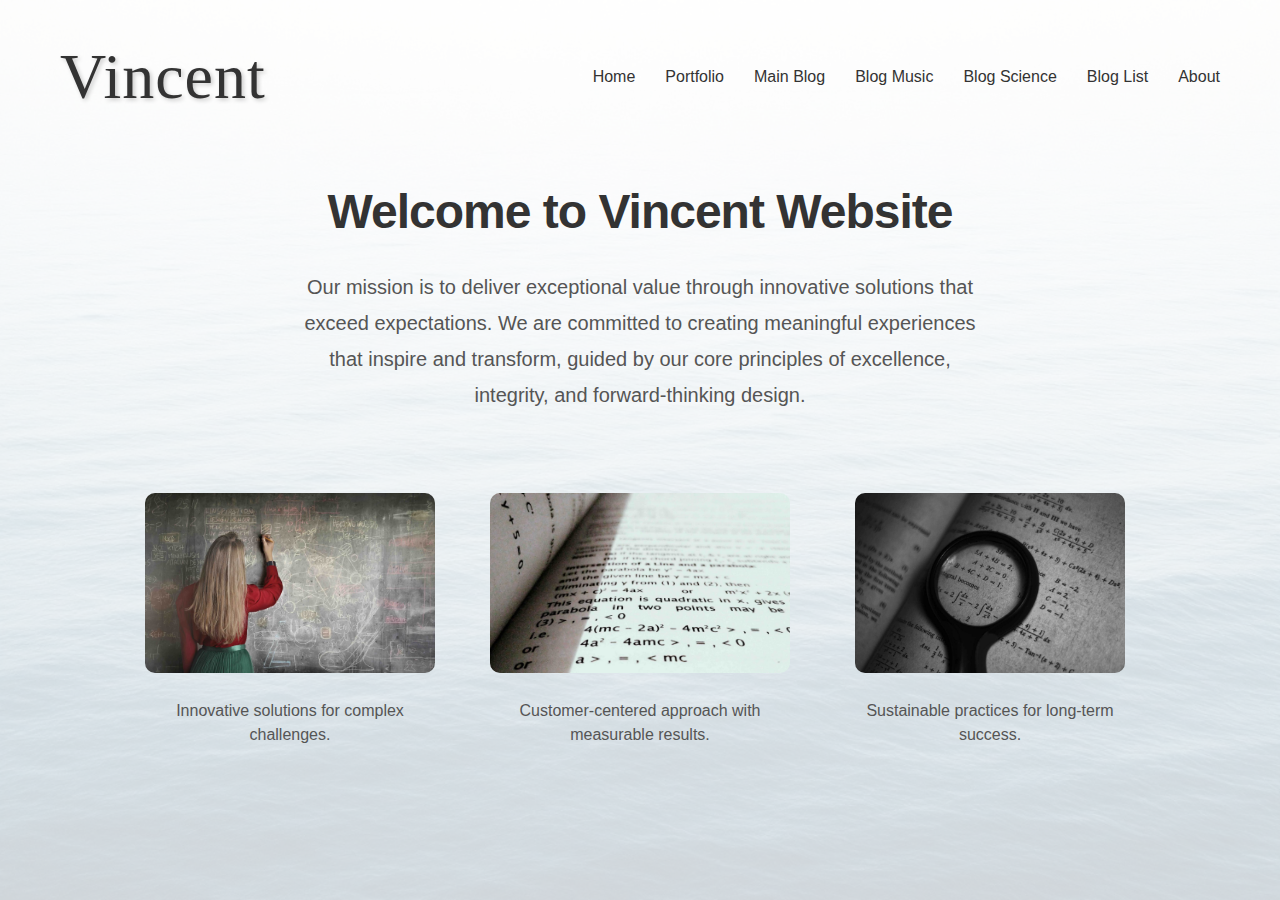
<file: index.html>
<!DOCTYPE html>
<html lang="en">
<head>
    <meta charset="UTF-8">
    <meta name="viewport" content="width=device-width, initial-scale=1.0">
    <title>Vincent Website</title>
    <link rel="stylesheet" href="styles/styles.css">
</head>
<body>
    <div class="overlay"></div>
    <div class="container">
        <div id="menu-container"></div>
        <script src="scripts/insert-menu.js"></script>

        <div class="content">
            <h1>Welcome to Vincent Website</h1>
            <p class="mission-statement">
                Our mission is to deliver exceptional value through innovative solutions that exceed expectations. 
                We are committed to creating meaningful experiences that inspire and transform, guided by our core principles of 
                excellence, integrity, and forward-thinking design.
            </p>
            
            <!-- Three-column section -->
            <div class="features-section">
                <div class="feature-column">
                    <a href="feature1.html">
                        <div class="feature-image">
                            <img src="assets/image1-small.jpg" alt="Feature 1">
                        </div>
                    </a>
                    <div class="feature-text">
                        <p>Innovative solutions for complex challenges.</p>
                    </div>
                </div>
                
                <div class="feature-column">
                    <a href="feature2.html">
                        <div class="feature-image">
                            <img src="assets/image2-small.jpg" alt="Feature 2">
                        </div>
                    </a>
                    <div class="feature-text">
                        <p>Customer-centered approach with measurable results.</p>
                    </div>
                </div>
                
                <div class="feature-column">
                    <a href="feature3.html">
                        <div class="feature-image">
                            <img src="assets/image3-small.jpg" alt="Feature 3">
                        </div>
                    </a>
                    <div class="feature-text">
                        <p>Sustainable practices for long-term success.</p>
                    </div>
                </div>
            </div>
        </div>
    </div>
    <!-- following script used in insert-menu.js -->
    <script src="scripts/toggle-menu-script.js"></script>
</body>
</html>
</file>
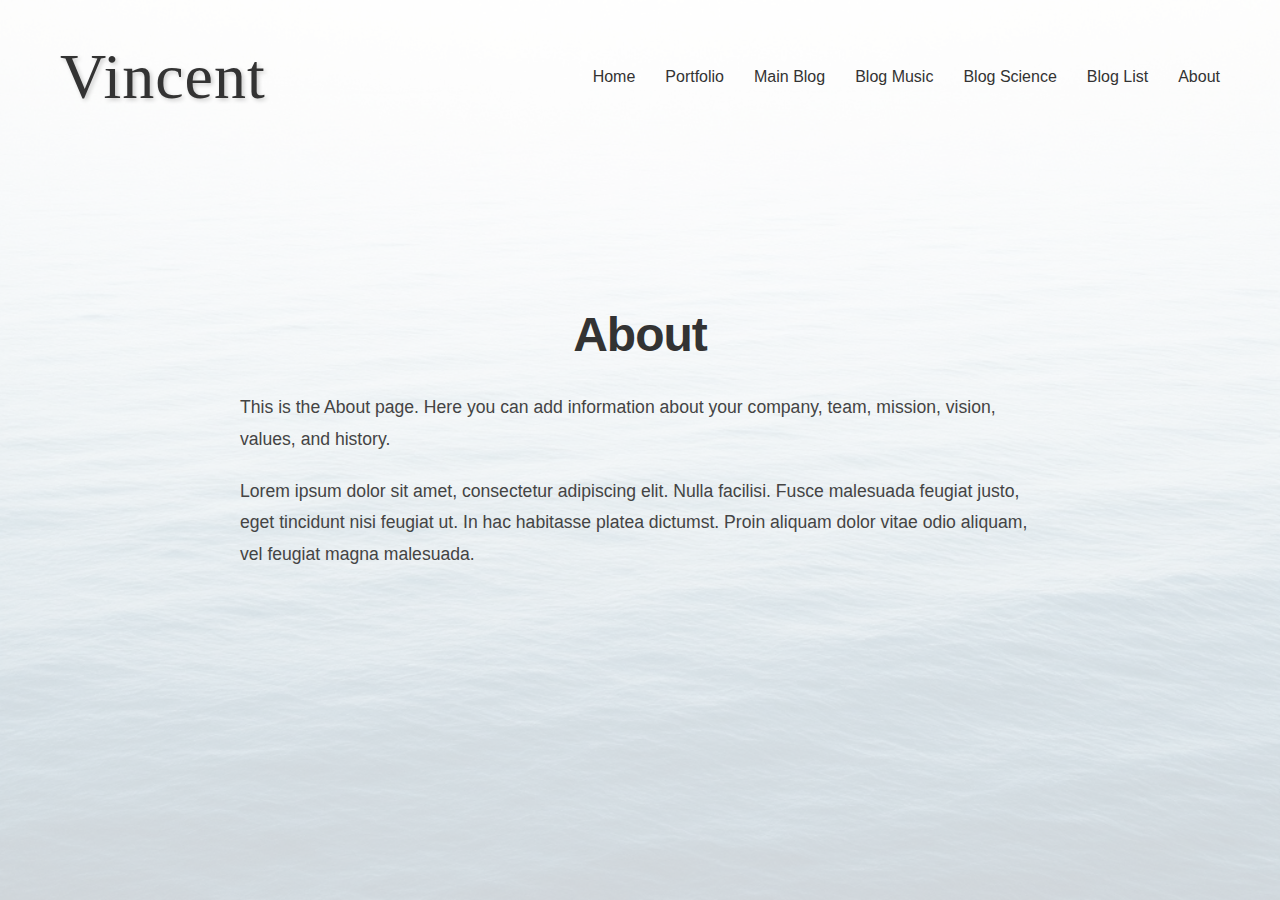
<file: about.html>
<!DOCTYPE html>
<html lang="en">
<head>
    <meta charset="UTF-8">
    <meta name="viewport" content="width=device-width, initial-scale=1.0">
    <title>About</title>
    <link rel="stylesheet" href="styles/styles.css">
</head>
<body>
    <div class="overlay"></div>
    <div class="container">
        <div id="menu-container"></div>
        <script src="scripts/insert-menu.js"></script>
        
        <div class="content">
            <h1>About</h1>
            <div class="page-content">
                <p>This is the About page. Here you can add information about your company, team, mission, vision, values, and history.</p>
                <p>Lorem ipsum dolor sit amet, consectetur adipiscing elit. Nulla facilisi. Fusce malesuada feugiat justo, eget tincidunt nisi feugiat ut. 
                In hac habitasse platea dictumst. Proin aliquam dolor vitae odio aliquam, vel feugiat magna malesuada.</p>
            </div>
        </div>
    </div>

    <script src="scripts/toggle-menu-script.js"></script>
</body>
</html>
</file>
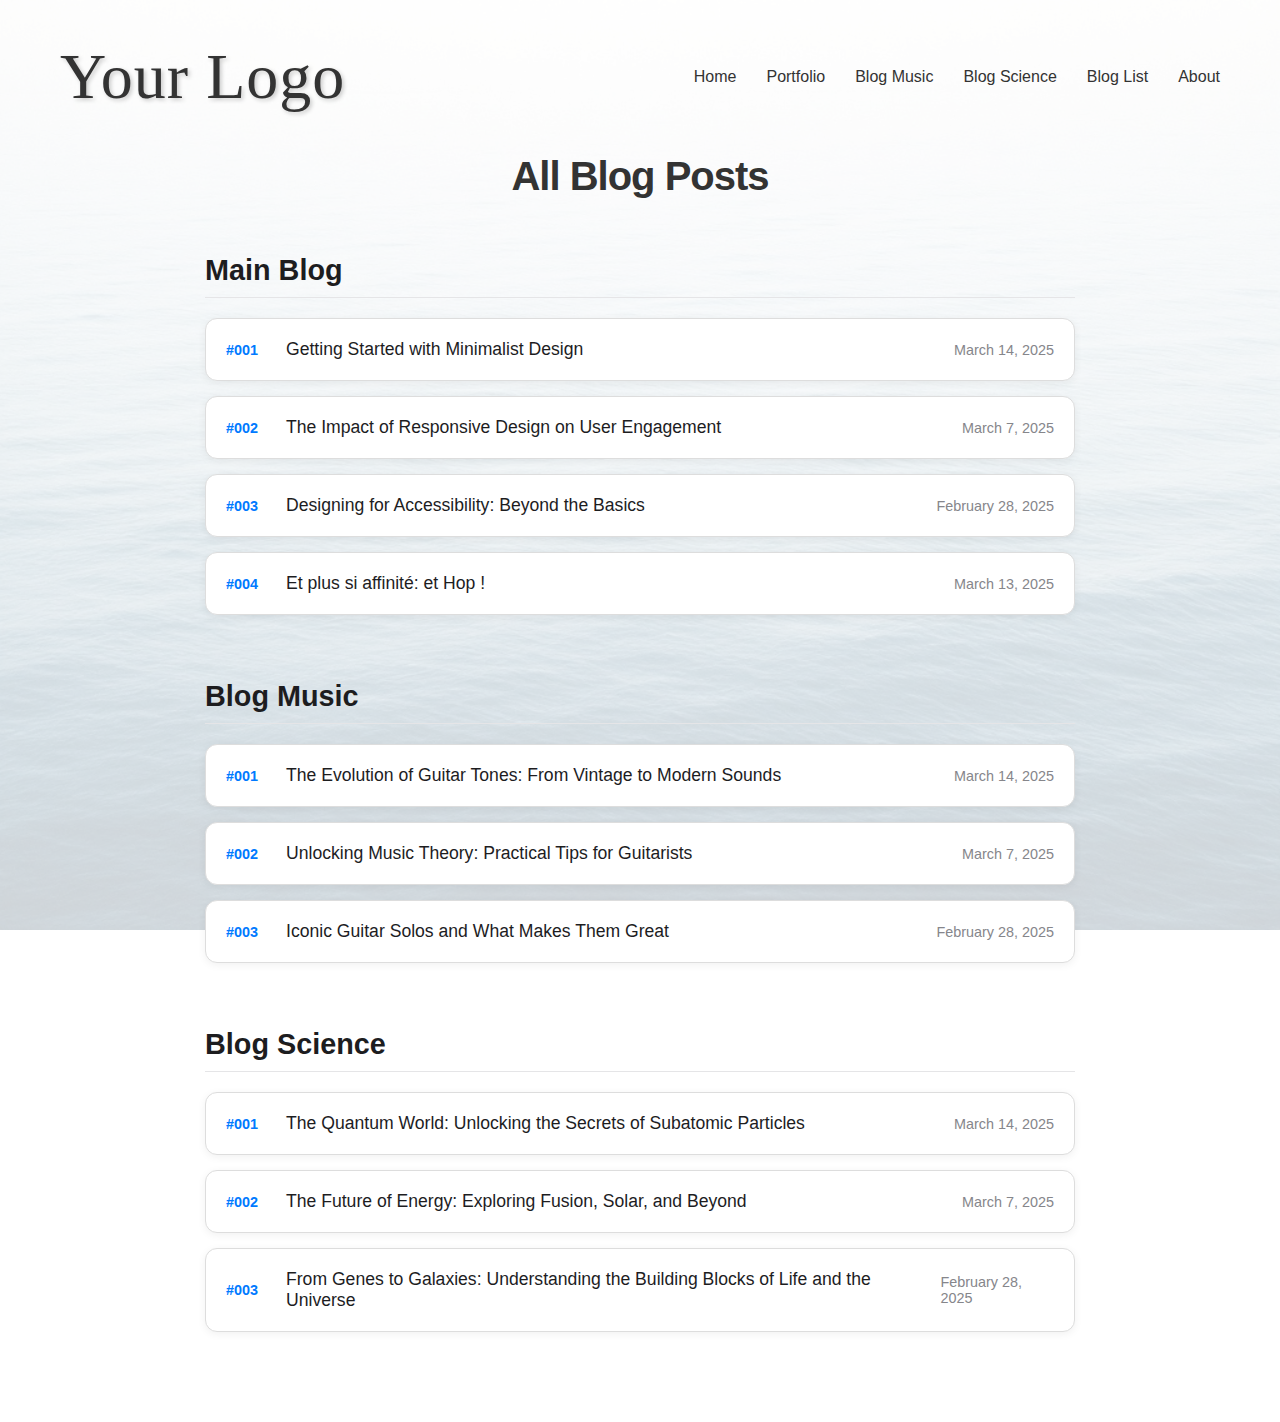
<file: blog-list-alt.html>
<!DOCTYPE html>
<html lang="en">
<head>
    <meta charset="UTF-8">
    <title>Blog List</title>
    <link rel="stylesheet" href="styles.css">
    <link rel="stylesheet" href="blog-list-styles-alt.css">
    <script src="blog-list-generator.js" defer></script>
</head>
<body>
    <div class="overlay"></div>
    <div class="container">
        <div id="menu-container"></div>
        <script>
            fetch('menu-alt.html')
                .then(response => response.text())
                .then(data => document.getElementById('menu-container').innerHTML = data);
        </script>
        <div id="blog-list-container"></div>
    </div>
    <script src="menu-script.js"></script>
</body>
</html>
</file>
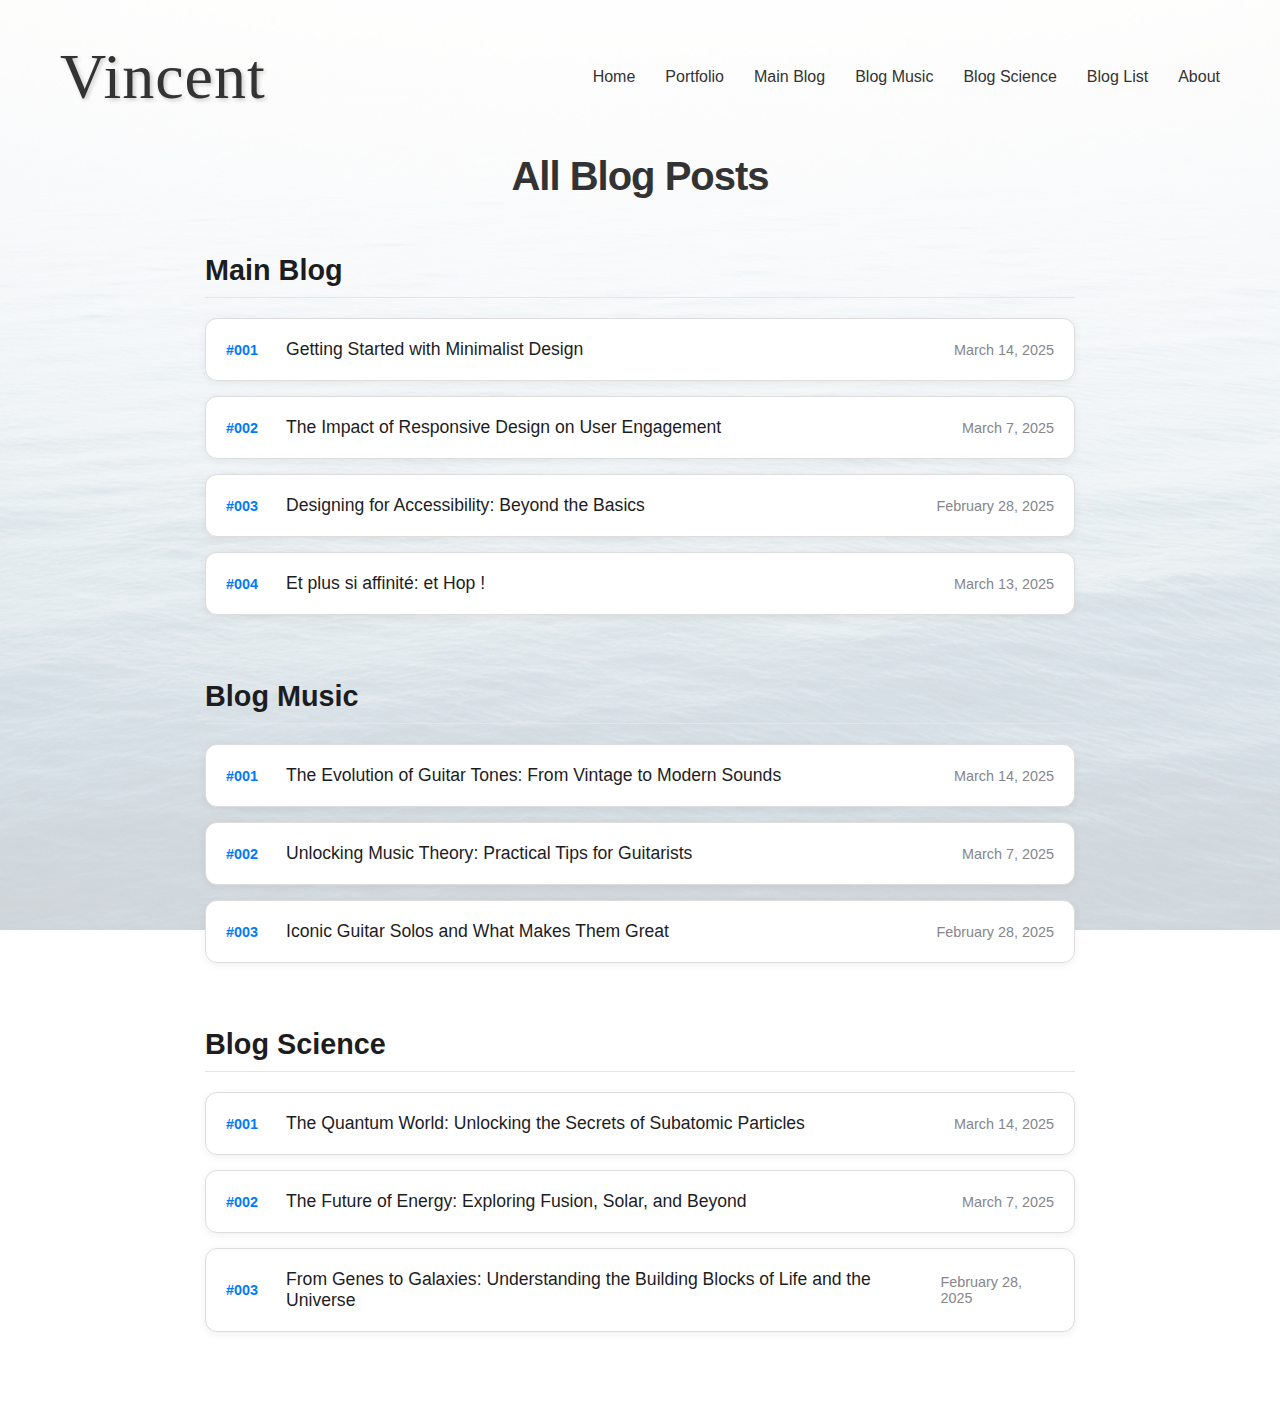
<file: blog-list.html>
<!DOCTYPE html>
<html lang="en">
<head>
    <meta charset="UTF-8">
    <meta name="viewport" content="width=device-width, initial-scale=1.0">
    <title>Blog</title>
    <link rel="stylesheet" href="styles/styles.css">
    <link rel="stylesheet" href="styles/blog-list-styles.css">
    <script src="scripts/blog-list-generator.js" defer></script>
</head>
<body>
    <div class="overlay"></div>
    <div class="container">
        <div id="menu-container"></div>
        <script src="scripts/insert-menu.js"></script>
        <div id="blog-list-container"></div>
    </div>

    <script src="scripts/toggle-menu-script.js"></script>
</body>
</html>
</file>
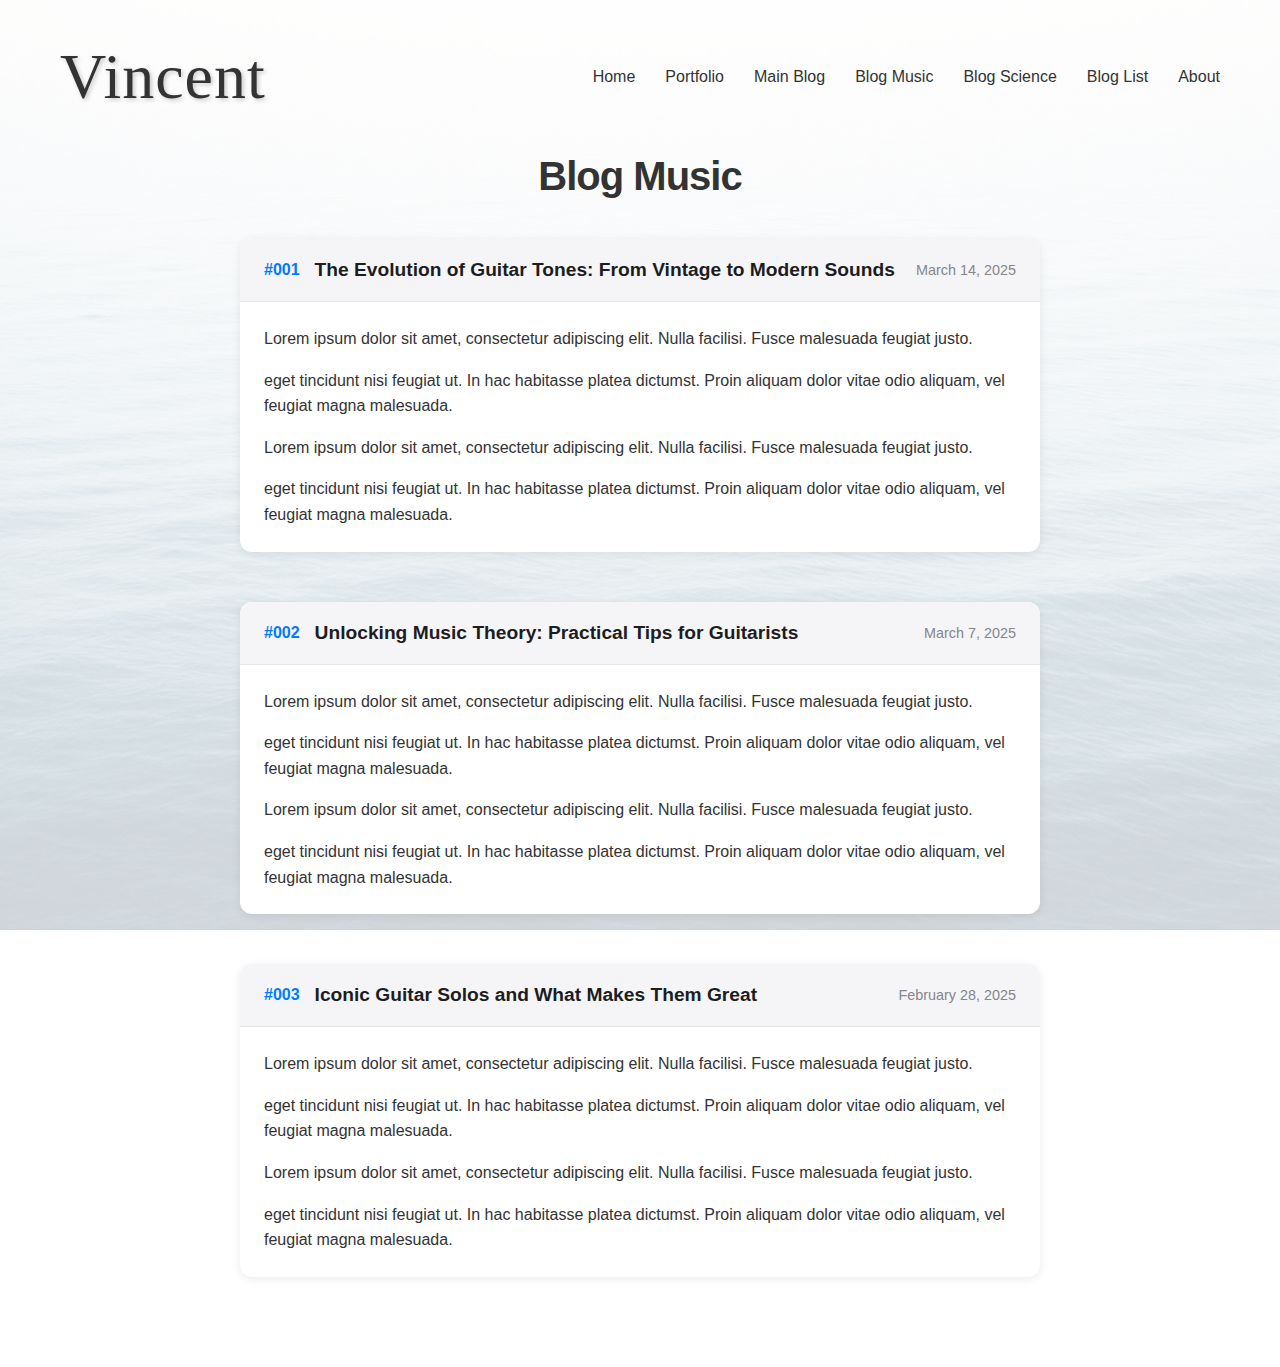
<file: blog-music.html>
<!DOCTYPE html>
<html lang="en">
<head>
    <meta charset="UTF-8">
    <meta name="viewport" content="width=device-width, initial-scale=1.0">
    <title>Blog Music</title>
    <link rel="stylesheet" href="styles/styles.css">
    <link rel="stylesheet" href="styles/blog-styles.css">
</head>
<body>
    <div class="overlay"></div>
    <div class="container">
        <div id="menu-container"></div>
        <script src="scripts/insert-menu.js"></script>

        <div class="blog-container">
            <h1 class="blog-title">Blog Music</h1>
            
            <!-- Blog Post 1 -->
            <div class="blog-post" id="post-001">
                <div class="post-header">
                    <div class="post-header-left">
                        <span class="post-number">#001</span>
                        <h2 class="post-title">The Evolution of Guitar Tones: From Vintage to Modern Sounds</h2>
                    </div>
                    <span class="post-date">March 14, 2025</span>
                </div>
                <div class="post-content">
                    <p>Lorem ipsum dolor sit amet, consectetur adipiscing elit. Nulla facilisi. Fusce malesuada feugiat justo.</p>
                    <p>eget tincidunt nisi feugiat ut. In hac habitasse platea dictumst. Proin aliquam dolor vitae odio aliquam, vel feugiat magna malesuada.</p>
                    <p>Lorem ipsum dolor sit amet, consectetur adipiscing elit. Nulla facilisi. Fusce malesuada feugiat justo.</p>
                    <p>eget tincidunt nisi feugiat ut. In hac habitasse platea dictumst. Proin aliquam dolor vitae odio aliquam, vel feugiat magna malesuada.</p>
                </div>
            </div>
            
            <!-- Blog Post 2 -->
            <div class="blog-post" id="post-002">
                <div class="post-header">
                    <div class="post-header-left">
                        <span class="post-number">#002</span>
                        <h2 class="post-title">Unlocking Music Theory: Practical Tips for Guitarists</h2>
                    </div>
                    <span class="post-date">March 7, 2025</span>
                </div>
                <div class="post-content">
                    <p>Lorem ipsum dolor sit amet, consectetur adipiscing elit. Nulla facilisi. Fusce malesuada feugiat justo.</p>
                    <p>eget tincidunt nisi feugiat ut. In hac habitasse platea dictumst. Proin aliquam dolor vitae odio aliquam, vel feugiat magna malesuada.</p>
                    <p>Lorem ipsum dolor sit amet, consectetur adipiscing elit. Nulla facilisi. Fusce malesuada feugiat justo.</p>
                    <p>eget tincidunt nisi feugiat ut. In hac habitasse platea dictumst. Proin aliquam dolor vitae odio aliquam, vel feugiat magna malesuada.</p>
                </div>
            </div>
            
            <!-- Blog Post 3 -->
            <div class="blog-post" id="post-003">
                <div class="post-header">
                    <div class="post-header-left">
                        <span class="post-number">#003</span>
                        <h2 class="post-title">Iconic Guitar Solos and What Makes Them Great</h2>
                    </div>
                    <span class="post-date">February 28, 2025</span>
                </div>
                <div class="post-content">
                    <p>Lorem ipsum dolor sit amet, consectetur adipiscing elit. Nulla facilisi. Fusce malesuada feugiat justo.</p>
                    <p>eget tincidunt nisi feugiat ut. In hac habitasse platea dictumst. Proin aliquam dolor vitae odio aliquam, vel feugiat magna malesuada.</p>
                    <p>Lorem ipsum dolor sit amet, consectetur adipiscing elit. Nulla facilisi. Fusce malesuada feugiat justo.</p>
                    <p>eget tincidunt nisi feugiat ut. In hac habitasse platea dictumst. Proin aliquam dolor vitae odio aliquam, vel feugiat magna malesuada.</p>
                </div>
            </div>
            
            <!-- Add new blog posts here by copying the blog-post div structure -->
            
        </div>
    </div>

    <script src="scripts/toggle-menu-script.js"></script>
</body>
</html>
</file>
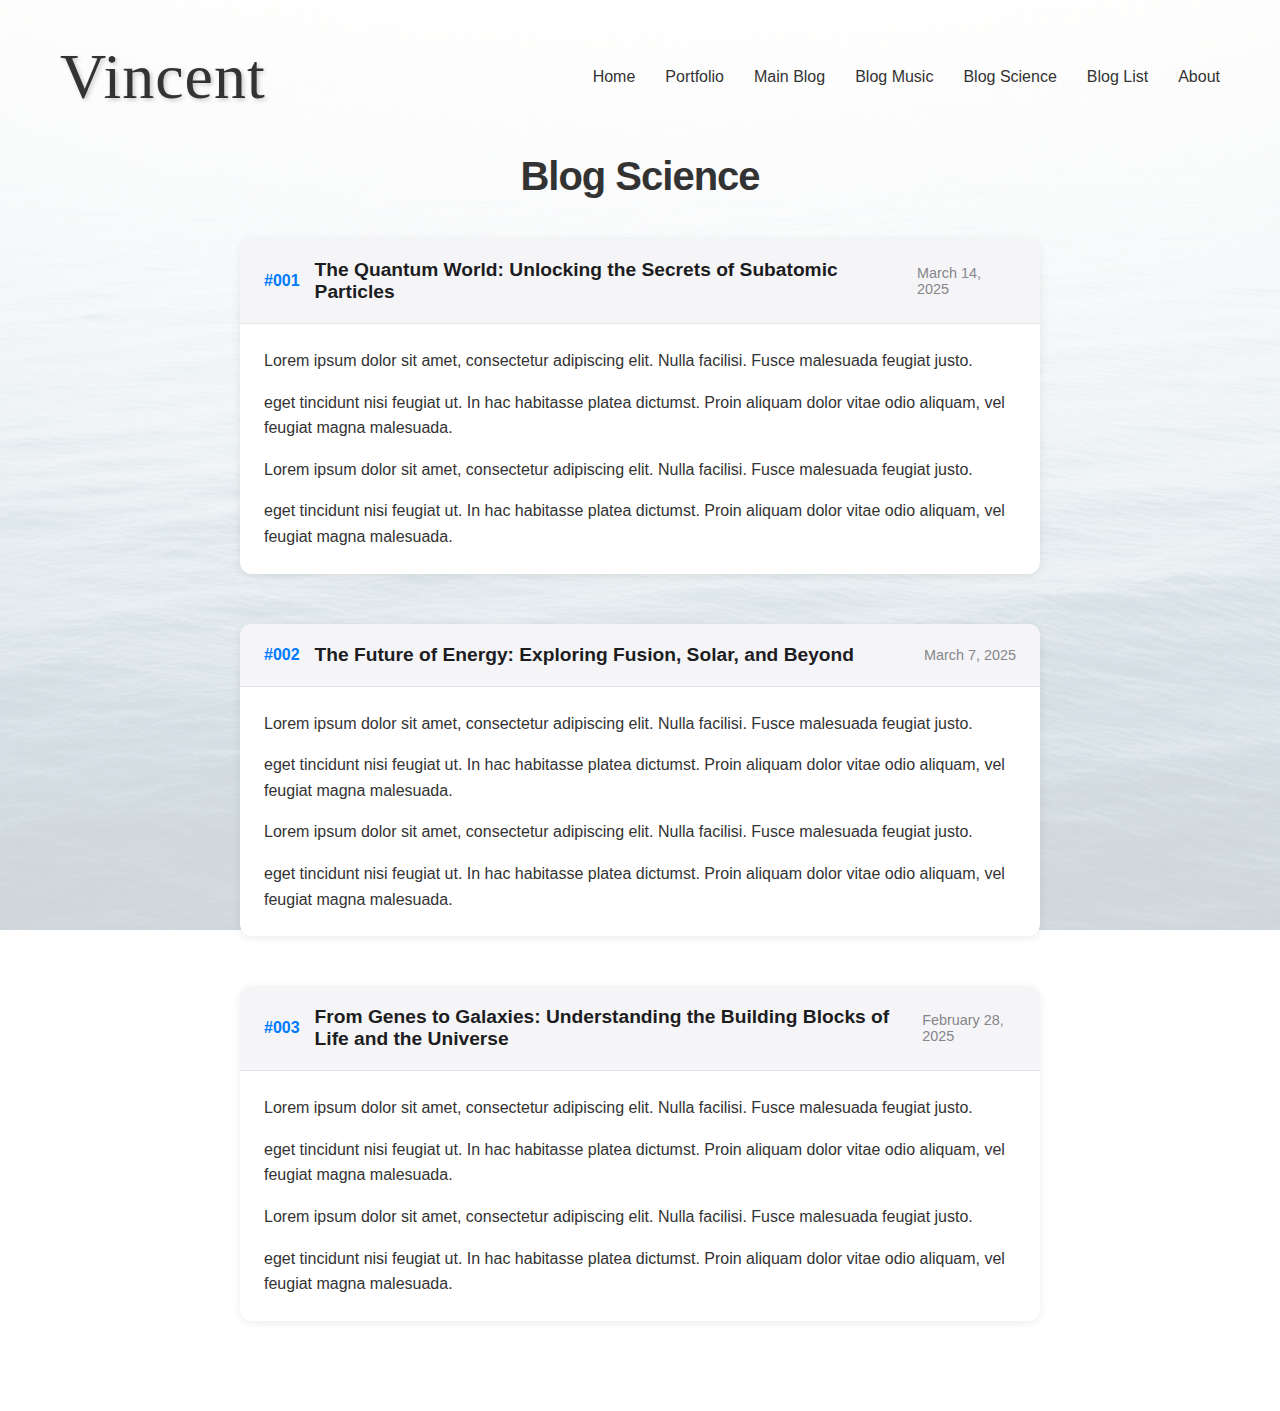
<file: blog-science.html>
<!DOCTYPE html>
<html lang="en">
<head>
    <meta charset="UTF-8">
    <meta name="viewport" content="width=device-width, initial-scale=1.0">
    <title>Blog Science</title>
    <link rel="stylesheet" href="styles/styles.css">
    <link rel="stylesheet" href="styles/blog-styles.css">
</head>
<body>
    <div class="overlay"></div>
    <div class="container">
        <div id="menu-container"></div>
        <script src="scripts/insert-menu.js"></script>

        <div class="blog-container">
            <h1 class="blog-title">Blog Science</h1>
            
            <!-- Blog Post 1 -->
            <div class="blog-post" id="post-001">
                <div class="post-header">
                    <div class="post-header-left">
                        <span class="post-number">#001</span>
                        <h2 class="post-title">The Quantum World: Unlocking the Secrets of Subatomic Particles</h2>
                    </div>
                    <span class="post-date">March 14, 2025</span>
                </div>
                <div class="post-content">
                    <p>Lorem ipsum dolor sit amet, consectetur adipiscing elit. Nulla facilisi. Fusce malesuada feugiat justo.</p>
                    <p>eget tincidunt nisi feugiat ut. In hac habitasse platea dictumst. Proin aliquam dolor vitae odio aliquam, vel feugiat magna malesuada.</p>
                    <p>Lorem ipsum dolor sit amet, consectetur adipiscing elit. Nulla facilisi. Fusce malesuada feugiat justo.</p>
                    <p>eget tincidunt nisi feugiat ut. In hac habitasse platea dictumst. Proin aliquam dolor vitae odio aliquam, vel feugiat magna malesuada.</p>
                </div>
            </div>
            
            <!-- Blog Post 2 -->
            <div class="blog-post">
                <div class="post-header" id="post-002">
                    <div class="post-header-left">
                        <span class="post-number">#002</span>
                        <h2 class="post-title">The Future of Energy: Exploring Fusion, Solar, and Beyond</h2>
                    </div>
                    <span class="post-date">March 7, 2025</span>
                </div>
                <div class="post-content">
                    <p>Lorem ipsum dolor sit amet, consectetur adipiscing elit. Nulla facilisi. Fusce malesuada feugiat justo.</p>
                    <p>eget tincidunt nisi feugiat ut. In hac habitasse platea dictumst. Proin aliquam dolor vitae odio aliquam, vel feugiat magna malesuada.</p>
                    <p>Lorem ipsum dolor sit amet, consectetur adipiscing elit. Nulla facilisi. Fusce malesuada feugiat justo.</p>
                    <p>eget tincidunt nisi feugiat ut. In hac habitasse platea dictumst. Proin aliquam dolor vitae odio aliquam, vel feugiat magna malesuada.</p>
                </div>
            </div>
            
            <!-- Blog Post 3 -->
            <div class="blog-post">
                <div class="post-header" id="post-003">
                    <div class="post-header-left">
                        <span class="post-number">#003</span>
                        <h2 class="post-title">From Genes to Galaxies: Understanding the Building Blocks of Life and the Universe</h2>
                    </div>
                    <span class="post-date">February 28, 2025</span>
                </div>
                <div class="post-content">
                    <p>Lorem ipsum dolor sit amet, consectetur adipiscing elit. Nulla facilisi. Fusce malesuada feugiat justo.</p>
                    <p>eget tincidunt nisi feugiat ut. In hac habitasse platea dictumst. Proin aliquam dolor vitae odio aliquam, vel feugiat magna malesuada.</p>
                    <p>Lorem ipsum dolor sit amet, consectetur adipiscing elit. Nulla facilisi. Fusce malesuada feugiat justo.</p>
                    <p>eget tincidunt nisi feugiat ut. In hac habitasse platea dictumst. Proin aliquam dolor vitae odio aliquam, vel feugiat magna malesuada.</p>
                </div>
            </div>
            
            <!-- Add new blog posts here by copying the blog-post div structure -->
            
        </div>
    </div>

    <script src="scripts/toggle-menu-script.js"></script>
</body>
</html>
</file>
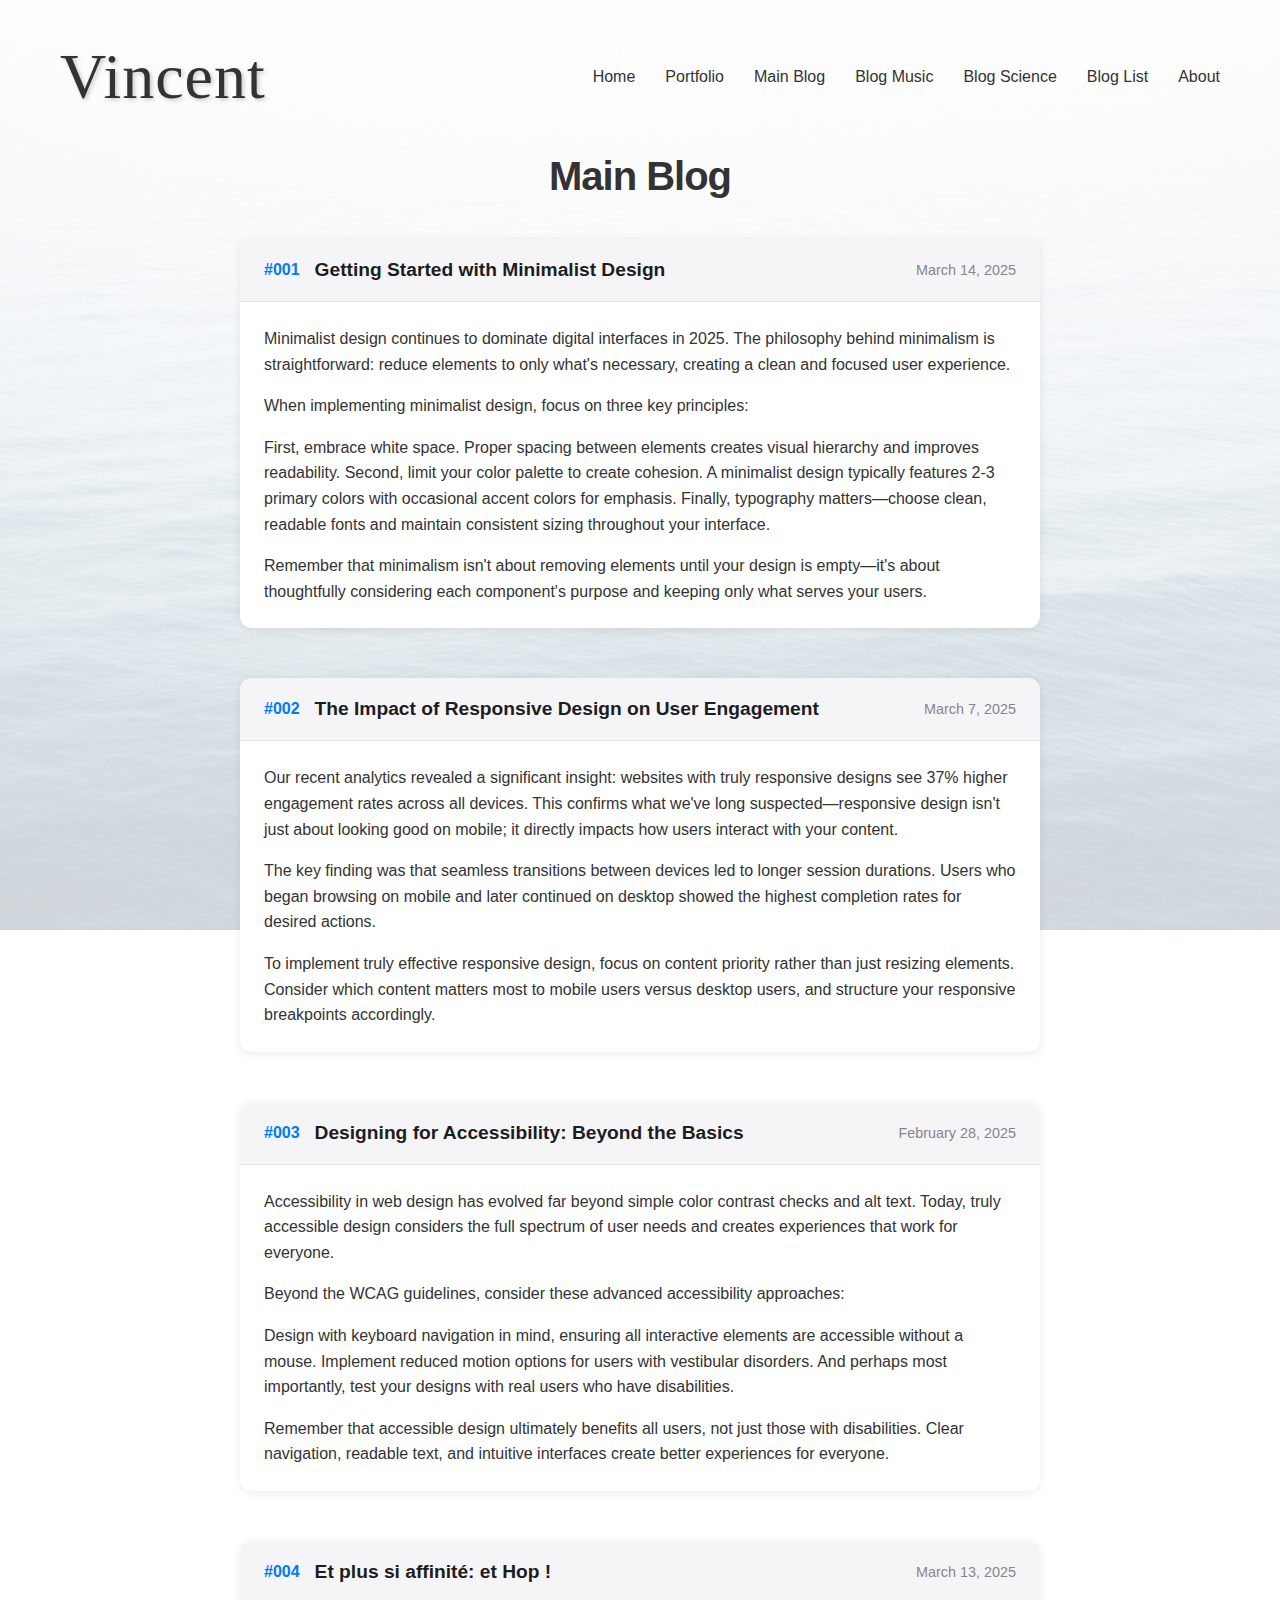
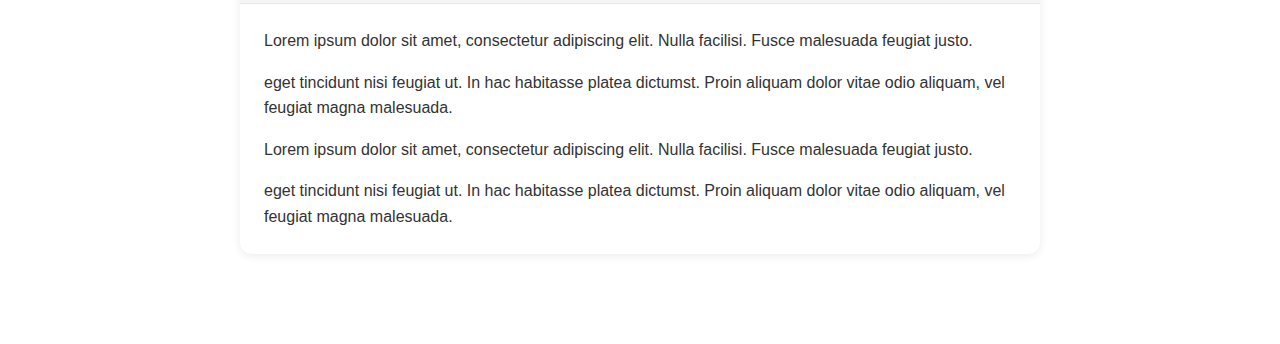
<file: blog.html>
<!DOCTYPE html>
<html lang="en">
<head>
    <meta charset="UTF-8">
    <meta name="viewport" content="width=device-width, initial-scale=1.0">
    <title>Blog</title>
    <link rel="stylesheet" href="styles/styles.css">
    <link rel="stylesheet" href="styles/blog-styles.css">
</head>
<body>
    <div class="overlay"></div>
    <div class="container">
        <div id="menu-container"></div>
        <script src="scripts/insert-menu.js"></script>

        <div class="blog-container">
            <h1 class="blog-title">Main Blog</h1>
            
            <!-- Blog Post 1 -->
            <div class="blog-post" id="post-001">
                <div class="post-header">
                    <div class="post-header-left">
                        <span class="post-number">#001</span>
                        <h2 class="post-title">Getting Started with Minimalist Design</h2>
                    </div>
                    <span class="post-date">March 14, 2025</span>
                </div>
                <div class="post-content">
                    <p>Minimalist design continues to dominate digital interfaces in 2025. The philosophy behind minimalism is straightforward: reduce elements to only what's necessary, creating a clean and focused user experience.</p>
                    <p>When implementing minimalist design, focus on three key principles:</p>
                    <p>First, embrace white space. Proper spacing between elements creates visual hierarchy and improves readability. Second, limit your color palette to create cohesion. A minimalist design typically features 2-3 primary colors with occasional accent colors for emphasis. Finally, typography matters—choose clean, readable fonts and maintain consistent sizing throughout your interface.</p>
                    <p>Remember that minimalism isn't about removing elements until your design is empty—it's about thoughtfully considering each component's purpose and keeping only what serves your users.</p>
                </div>
            </div>
            
            <!-- Blog Post 2 -->
            <div class="blog-post"id="post-002">
                <div class="post-header">
                    <div class="post-header-left">
                        <span class="post-number">#002</span>
                        <h2 class="post-title">The Impact of Responsive Design on User Engagement</h2>
                    </div>
                    <span class="post-date">March 7, 2025</span>
                </div>
                <div class="post-content">
                    <p>Our recent analytics revealed a significant insight: websites with truly responsive designs see 37% higher engagement rates across all devices. This confirms what we've long suspected—responsive design isn't just about looking good on mobile; it directly impacts how users interact with your content.</p>
                    <p>The key finding was that seamless transitions between devices led to longer session durations. Users who began browsing on mobile and later continued on desktop showed the highest completion rates for desired actions.</p>
                    <p>To implement truly effective responsive design, focus on content priority rather than just resizing elements. Consider which content matters most to mobile users versus desktop users, and structure your responsive breakpoints accordingly.</p>
                </div>
            </div>
            
            <!-- Blog Post 3 -->
            <div class="blog-post"id="post-003">
                <div class="post-header">
                    <div class="post-header-left">
                        <span class="post-number">#003</span>
                        <h2 class="post-title">Designing for Accessibility: Beyond the Basics</h2>
                    </div>
                    <span class="post-date">February 28, 2025</span>
                </div>
                <div class="post-content">
                    <p>Accessibility in web design has evolved far beyond simple color contrast checks and alt text. Today, truly accessible design considers the full spectrum of user needs and creates experiences that work for everyone.</p>
                    <p>Beyond the WCAG guidelines, consider these advanced accessibility approaches:</p>
                    <p>Design with keyboard navigation in mind, ensuring all interactive elements are accessible without a mouse. Implement reduced motion options for users with vestibular disorders. And perhaps most importantly, test your designs with real users who have disabilities.</p>
                    <p>Remember that accessible design ultimately benefits all users, not just those with disabilities. Clear navigation, readable text, and intuitive interfaces create better experiences for everyone.</p>
                </div>
            </div>
            
            <!-- Blog Post 4 -->
            <div class="blog-post"id="post-004">
                <div class="post-header">
                    <div class="post-header-left">
                        <span class="post-number">#004</span>
                        <h2 class="post-title">Et plus si affinité: et Hop !</h2>
                    </div>
                    <span class="post-date">March 13, 2025</span>
                </div>
                <div class="post-content">
                    <p>Lorem ipsum dolor sit amet, consectetur adipiscing elit. Nulla facilisi. Fusce malesuada feugiat justo.</p>
                    <p>eget tincidunt nisi feugiat ut. In hac habitasse platea dictumst. Proin aliquam dolor vitae odio aliquam, vel feugiat magna malesuada.</p>
                    <p>Lorem ipsum dolor sit amet, consectetur adipiscing elit. Nulla facilisi. Fusce malesuada feugiat justo.</p>
                    <p>eget tincidunt nisi feugiat ut. In hac habitasse platea dictumst. Proin aliquam dolor vitae odio aliquam, vel feugiat magna malesuada.</p>
                </div>
            </div>

            <!-- Add new blog posts here by copying the blog-post div structure -->
            
        </div>
    </div>

    <script src="scripts/toggle-menu-script.js"></script>
</body>
</html>
</file>
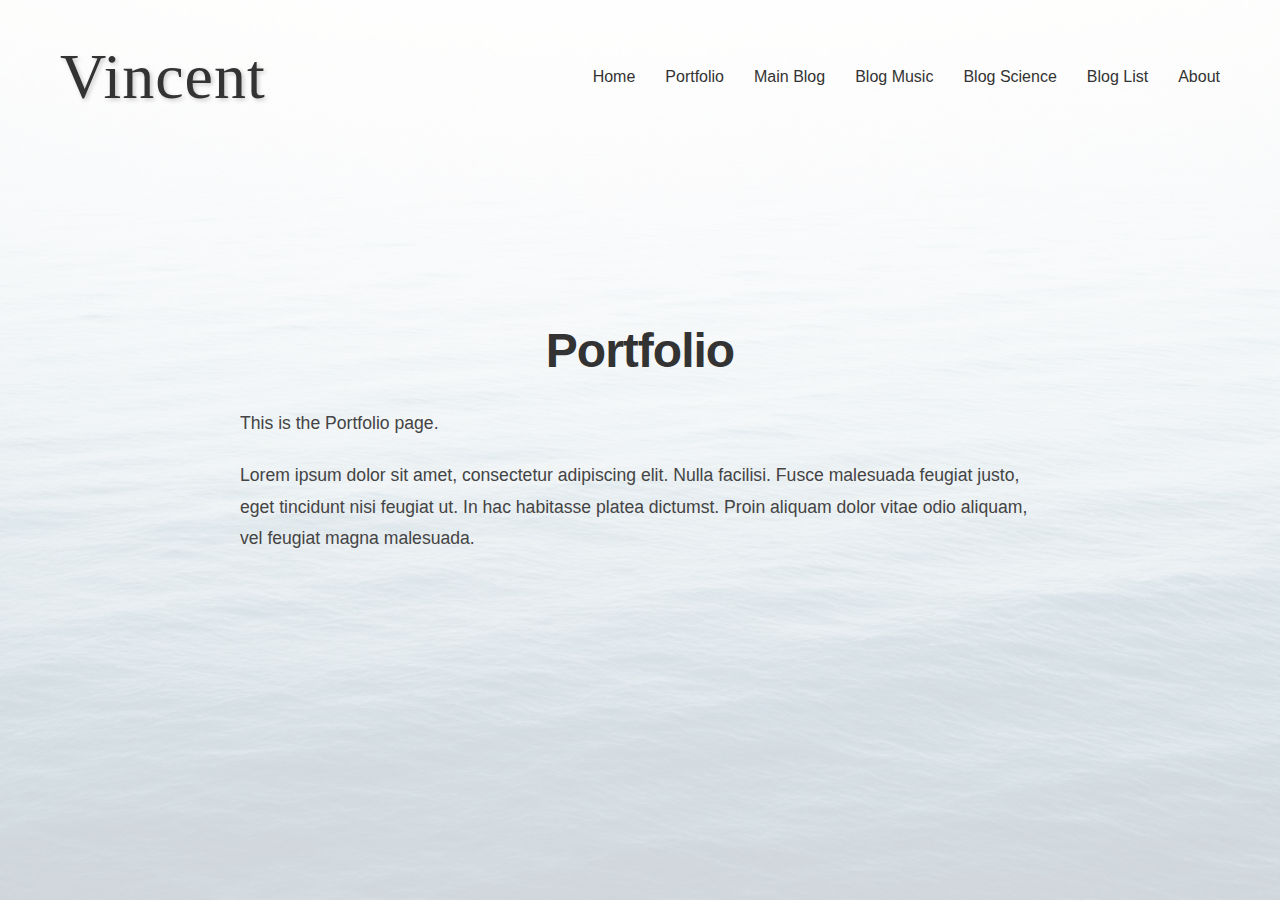
<file: portfolio.html>
<!DOCTYPE html>
<html lang="en">
<head>
    <meta charset="UTF-8">
    <meta name="viewport" content="width=device-width, initial-scale=1.0">
    <title>Portfolio</title>
    <link rel="stylesheet" href="styles/styles.css">
</head>
<body>
    <div class="overlay"></div>
    <div class="container">
        <div id="menu-container"></div>
        <script>
            fetch('menu.html')
                .then(response => response.text())
                .then(data => document.getElementById('menu-container').innerHTML = data);
        </script>
        
        <div class="content">
            <h1>Portfolio</h1>
            <div class="page-content">
                <p>This is the Portfolio page.</p>
                <p>Lorem ipsum dolor sit amet, consectetur adipiscing elit. Nulla facilisi. Fusce malesuada feugiat justo, eget tincidunt nisi feugiat ut. 
                In hac habitasse platea dictumst. Proin aliquam dolor vitae odio aliquam, vel feugiat magna malesuada.</p>
            </div>
        </div>
    </div>

    <script src="scripts/toggle-menu-script.js"></script>
</body>
</html>
</file>
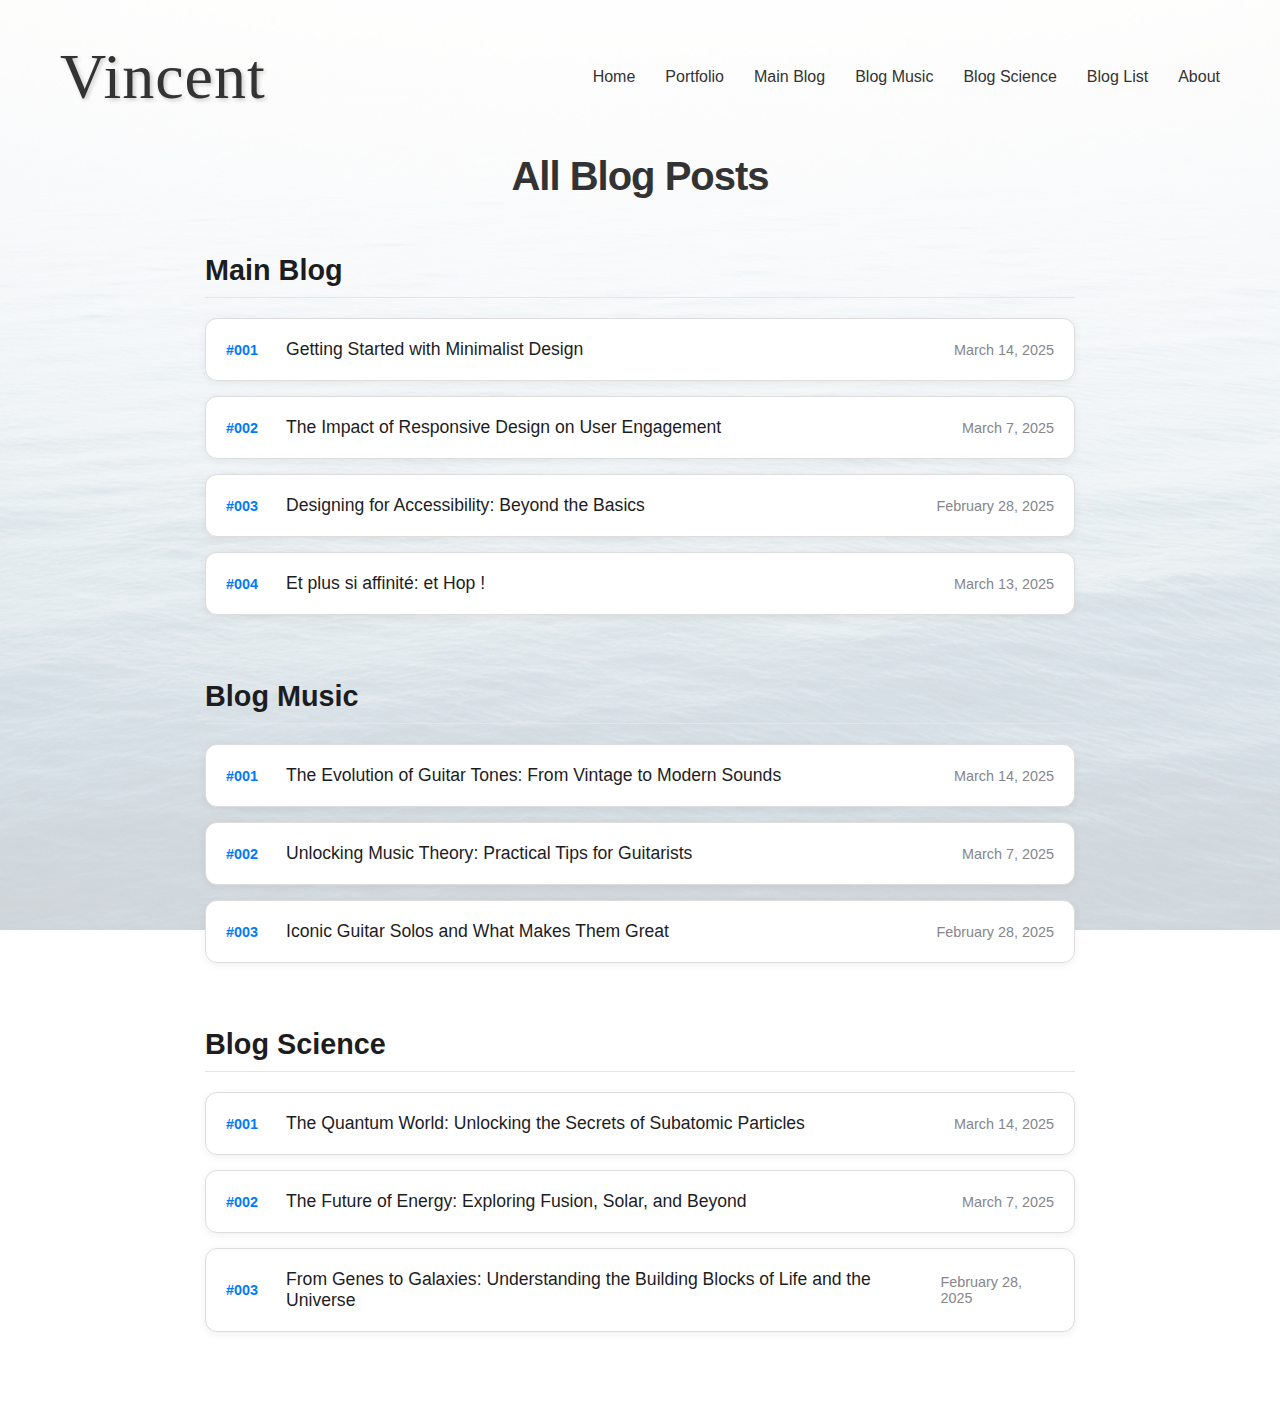
<file: test-list.html>
<!DOCTYPE html>
<html lang="en">
<head>
    <meta charset="UTF-8">
    <meta name="viewport" content="width=device-width, initial-scale=1.0">
    <title>Blog</title>
    <link rel="stylesheet" href="styles.css">
    <link rel="stylesheet" href="blog-list-styles.css">
        <script src="blog-list-generator.js" defer></script>
</head>
<body>
    <div class="overlay"></div>
    <div class="container">
        <div id="menu-container"></div>
        <script>
            fetch('menu.html')
                .then(response => response.text())
                .then(data => document.getElementById('menu-container').innerHTML = data);
        </script>
        <div id="blog-list-container"></div>
    </div>

    <script src="menu-script.js"></script>
</body>
</html>
</file>
<file: styles/styles.css>
* {
    margin: 0;
    padding: 0;
    box-sizing: border-box;
    font-family: -apple-system, BlinkMacSystemFont, 'Segoe UI', Roboto, Oxygen, Ubuntu, Cantarell, 'Open Sans', 'Helvetica Neue', sans-serif;
}

body {
    background: url('../assets/background.jpg') center center/cover no-repeat fixed;
    color: #333;
    min-height: 100vh;
    position: relative;
}

.overlay {
    position: absolute;
    top: 0;
    left: 0;
    width: 100%;
    height: 100%;
    background-color: rgba(255, 255, 255, 0.8);
    z-index: -1;
}

.container {
    max-width: 1200px;
    margin: 0 auto;
    padding: 20px;
}

nav {
    display: flex;
    justify-content: space-between;
    align-items: center;
    padding: 20px 0;
    position: relative;
}

.logo {
    font-family: "Apple Chancery", "Brush Script MT", "Comic Sans MS", cursive;
    font-size: 4rem;        /* Prominent but not overwhelming */
    font-weight: 400;         /* Apple Chancery is inherently stylish; no bold needed */
    letter-spacing: 1px;      /* Slight spacing for improved readability */
    color: #333;              /* Dark grey for a refined, non-harsh look */
    text-shadow: 2px 2px 4px rgba(0, 0, 0, 0.2);  /* Soft shadow for depth */
}

.nav-toggle {
    display: none;
    background: none;
    border: none;
    cursor: pointer;
    font-size: 24px;
    z-index: 20;
}

.menu {
    display: flex;
    list-style: none;
}

.menu li {
    margin-left: 30px;
}

.menu a {
    text-decoration: none;
    color: #333;
    font-weight: 500;
    transition: color 0.3s;
}

.menu a:hover {
    color: #007aff;
}

.content {
    display: flex;
    flex-direction: column;
    justify-content: center;
    align-items: center;
    text-align: center;
    min-height: 70vh;
    padding: 50px 20px;
}

h1 {
    font-size: 3rem;
    font-weight: 700;
    margin-bottom: 30px;
    letter-spacing: -1px;
}

.mission-statement {
    max-width: 700px;
    line-height: 1.8;
    font-size: 1.25rem;
    color: #555;
    margin-bottom: 60px;
}

.page-content {
    max-width: 800px;
    line-height: 1.8;
    font-size: 1.1rem;
    color: #444;
    text-align: left;
}

.page-content p {
    margin-bottom: 20px;
}

/* Features Section Styles */
.features-section {
    display: flex;
    justify-content: space-between;
    width: 100%;
    max-width: 1000px;
    margin-top: 20px;
}

.feature-column {
    width: 30%;
    display: flex;
    flex-direction: column;
    align-items: center;
}

.feature-image {
    margin-bottom: 20px;
    width: 100%;
    border-radius: 10px;
    overflow: hidden;
    transition: transform 0.3s ease;
}

.feature-image:hover {
    transform: translateY(-5px);
}

.feature-image img {
    width: 100%;
    height: 180px;
    object-fit: cover;
    display: block;
}

.feature-text {
    height: 60px;
    display: flex;
    align-items: center;
    justify-content: center;
}

.feature-text p {
    font-size: 1rem;
    color: #555;
    line-height: 1.5;
}
        
@media (max-width: 768px) {
    h1 {
        font-size: 2.5rem;
    }

    .mission-statement, .page-content {
        font-size: 1.1rem;
    }

    .nav-toggle {
        display: block;
        position: relative;
    }

    .menu {
        position: fixed;
        flex-direction: column;
        background-color: white;
        width: 250px;
        height: 100vh;
        top: 0;
        right: -250px;
        padding: 80px 20px 20px;
        box-shadow: -2px 0 10px rgba(0, 0, 0, 0.1);
        transition: right 0.3s ease-in-out;
        z-index: 10;
        align-items: flex-start;
    }

    .menu.active {
        right: 0;
    }

    .menu li {
        margin: 15px 0;
        width: 100%;
    }
    
    /* Features section responsive styles */
    .features-section {
        flex-direction: column;
        align-items: center;
    }
    
    .feature-column {
        width: 90%;
        margin-bottom: 40px;
    }
    
    .feature-image img {
        height: 200px;
    }
}
</file>
<file: styles.css>
* {
    margin: 0;
    padding: 0;
    box-sizing: border-box;
    font-family: -apple-system, BlinkMacSystemFont, 'Segoe UI', Roboto, Oxygen, Ubuntu, Cantarell, 'Open Sans', 'Helvetica Neue', sans-serif;
}

body {
    background: url('assets/background.jpg') center center/cover no-repeat fixed;
    color: #333;
    min-height: 100vh;
    position: relative;
}

.overlay {
    position: absolute;
    top: 0;
    left: 0;
    width: 100%;
    height: 100%;
    background-color: rgba(255, 255, 255, 0.8);
    z-index: -1;
}

.container {
    max-width: 1200px;
    margin: 0 auto;
    padding: 20px;
}

nav {
    display: flex;
    justify-content: space-between;
    align-items: center;
    padding: 20px 0;
    position: relative;
}

.logo {
    font-family: "Apple Chancery", "Brush Script MT", "Comic Sans MS", cursive;
    font-size: 4rem;        /* Prominent but not overwhelming */
    font-weight: 400;         /* Apple Chancery is inherently stylish; no bold needed */
    letter-spacing: 1px;      /* Slight spacing for improved readability */
    color: #333;              /* Dark grey for a refined, non-harsh look */
    text-shadow: 2px 2px 4px rgba(0, 0, 0, 0.2);  /* Soft shadow for depth */
}

.nav-toggle {
    display: none;
    background: none;
    border: none;
    cursor: pointer;
    font-size: 24px;
    z-index: 20;
}

.menu {
    display: flex;
    list-style: none;
}

.menu li {
    margin-left: 30px;
}

.menu a {
    text-decoration: none;
    color: #333;
    font-weight: 500;
    transition: color 0.3s;
}

.menu a:hover {
    color: #007aff;
}

.content {
    display: flex;
    flex-direction: column;
    justify-content: center;
    align-items: center;
    text-align: center;
    min-height: 70vh;
    padding: 50px 20px;
}

h1 {
    font-size: 3rem;
    font-weight: 700;
    margin-bottom: 30px;
    letter-spacing: -1px;
}

.mission-statement {
    max-width: 700px;
    line-height: 1.8;
    font-size: 1.25rem;
    color: #555;
    margin-bottom: 60px;
}

.page-content {
    max-width: 800px;
    line-height: 1.8;
    font-size: 1.1rem;
    color: #444;
    text-align: left;
}

.page-content p {
    margin-bottom: 20px;
}

/* Features Section Styles */
.features-section {
    display: flex;
    justify-content: space-between;
    width: 100%;
    max-width: 1000px;
    margin-top: 20px;
}

.feature-column {
    width: 30%;
    display: flex;
    flex-direction: column;
    align-items: center;
}

.feature-image {
    margin-bottom: 20px;
    width: 100%;
    border-radius: 10px;
    overflow: hidden;
    transition: transform 0.3s ease;
}

.feature-image:hover {
    transform: translateY(-5px);
}

.feature-image img {
    width: 100%;
    height: 180px;
    object-fit: cover;
    display: block;
}

.feature-text {
    height: 60px;
    display: flex;
    align-items: center;
    justify-content: center;
}

.feature-text p {
    font-size: 1rem;
    color: #555;
    line-height: 1.5;
}
        
@media (max-width: 768px) {
    h1 {
        font-size: 2.5rem;
    }

    .mission-statement, .page-content {
        font-size: 1.1rem;
    }

    .nav-toggle {
        display: block;
        position: relative;
    }

    .menu {
        position: fixed;
        flex-direction: column;
        background-color: white;
        width: 250px;
        height: 100vh;
        top: 0;
        right: -250px;
        padding: 80px 20px 20px;
        box-shadow: -2px 0 10px rgba(0, 0, 0, 0.1);
        transition: right 0.3s ease-in-out;
        z-index: 10;
        align-items: flex-start;
    }

    .menu.active {
        right: 0;
    }

    .menu li {
        margin: 15px 0;
        width: 100%;
    }
    
    /* Features section responsive styles */
    .features-section {
        flex-direction: column;
        align-items: center;
    }
    
    .feature-column {
        width: 90%;
        margin-bottom: 40px;
    }
    
    .feature-image img {
        height: 200px;
    }
}
</file>
<file: blog-list-styles-alt.css>
#blog-list-container {
    max-width: 900px;
    width: 100%;
    margin: 0 auto;
    padding: 20px 0;
}
.blog-list-title {
    font-size: 2.5rem;
    font-weight: 700;
    margin-bottom: 40px;
    text-align: center;
    letter-spacing: -1px;
}
.blog-section {
    margin-bottom: 20px;
    padding: 15px;
}
.blog-title {
    font-size: 1.8rem;
    font-weight: 600;
    margin-bottom: 20px;
    color: #1d1d1f;
    padding-bottom: 10px;
    border-bottom: 1px solid #e5e5e7;
}
.post-panel {
    display: block;
    padding: 20px;
    border: 1px solid #ddd;
    margin-top: 5px;
    text-decoration: none;
    color: #333;
    background-color: #fff;
    border-radius: 12px;
    margin-bottom: 15px;
    box-shadow: 0 2px 8px rgba(0, 0, 0, 0.06);
    transition: transform 0.2s ease, box-shadow 0.2s ease;
}
.post-panel:hover {
    transform: translateY(-2px);
    box-shadow: 0 4px 12px rgba(0, 0, 0, 0.1);
}
.post-panel-content {
    display: flex;
    justify-content: space-between;
    align-items: center;
}
/*
.post-panel a {
    display: flex;
    justify-content: space-between;
    align-items: center;
    padding: 18px 24px;
    text-decoration: none;
    color: inherit;
}
*/
.post-panel-left {
    display: flex;
    align-items: center;
}
.post-number {
    font-size: 0.9rem;
    font-weight: 600;
    color: #007aff;
    margin-right: 15px;
    min-width: 45px;
}
.post-title {
    font-size: 1.1rem;
    font-weight: 500;
    color: #1d1d1f;
}
.post-date {
    font-size: 0.9rem;
    color: #86868b;;
    margin-left: 20px;
}

/*
@media (max-width: 768px) {
    .blog-list-container {
        padding: 20px;
    }
    
    .post-panel a {
        flex-direction: column;
        align-items: flex-start;
    }
    
    .post-panel-left {
        margin-bottom: 8px;
    }
    
    .post-date {
        margin-left: 0;
    }
}
*/

@media (max-width: 768px) {
    .blog-section {
        padding: 15px;
        margin: 15px 0;
    }
    
    .post-panel {
        padding: 12px 15px;  
    }

    .post-panel-content {
        display: flex;
        flex-direction: column;
        align-items: flex-start; /* Align all content to the left */
        gap: 4px; 
    }

    .post-panel-left {
        display: flex;
        align-items: center; /* Ensure number and title are vertically aligned */
        gap: 8px; 
        width: 100%; 
    }

    .post-number {
        min-width: 50px; /* Guarantees alignment with the date */
        text-align: left;
        font-weight: bold;
        font-size: 1rem;
    }

    .post-title {
        font-size: 1rem;
        flex-grow: 1;
    }

    .post-date {
        margin-left: 0; /* Ensures date starts at the same point as post-number */
        width: 100%; /* Full width to guarantee left alignment */
        font-size: 0.9rem;
        color: #86868b;
    }
}
</file>
<file: styles/blog-list-styles.css>
#blog-list-container {
    max-width: 900px;
    width: 100%;
    margin: 0 auto;
    padding: 20px 0;
}
.blog-list-title {
    font-size: 2.5rem;
    font-weight: 700;
    margin-bottom: 40px;
    text-align: center;
    letter-spacing: -1px;
}
.blog-section {
    margin-bottom: 20px;
    padding: 15px;
}
.blog-title {
    font-size: 1.8rem;
    font-weight: 600;
    margin-bottom: 20px;
    color: #1d1d1f;
    padding-bottom: 10px;
    border-bottom: 1px solid #e5e5e7;
}
.post-panel {
    display: block;
    padding: 20px;
    border: 1px solid #ddd;
    margin-top: 5px;
    text-decoration: none;
    color: #333;
    background-color: #fff;
    border-radius: 12px;
    margin-bottom: 15px;
    box-shadow: 0 2px 8px rgba(0, 0, 0, 0.06);
    transition: transform 0.2s ease, box-shadow 0.2s ease;
}
.post-panel:hover {
    transform: translateY(-2px);
    box-shadow: 0 4px 12px rgba(0, 0, 0, 0.1);
}
.post-panel-content {
    display: flex;
    justify-content: space-between;
    align-items: center;
}
/*
.post-panel a {
    display: flex;
    justify-content: space-between;
    align-items: center;
    padding: 18px 24px;
    text-decoration: none;
    color: inherit;
}
*/
.post-panel-left {
    display: flex;
    align-items: center;
}
.post-number {
    font-size: 0.9rem;
    font-weight: 600;
    color: #007aff;
    margin-right: 15px;
    min-width: 45px;
}
.post-title {
    font-size: 1.1rem;
    font-weight: 500;
    color: #1d1d1f;
}
.post-date {
    font-size: 0.9rem;
    color: #86868b;;
    margin-left: 20px;
}

/*
@media (max-width: 768px) {
    .blog-list-container {
        padding: 20px;
    }
    
    .post-panel a {
        flex-direction: column;
        align-items: flex-start;
    }
    
    .post-panel-left {
        margin-bottom: 8px;
    }
    
    .post-date {
        margin-left: 0;
    }
}
*/

@media (max-width: 768px) {
    .blog-section {
        padding: 15px;
        margin: 15px 0;
    }
    
    .post-panel {
        padding: 12px 15px;  
    }

    .post-panel-content {
        display: flex;
        flex-direction: column;
        align-items: flex-start; /* Align all content to the left */
        gap: 4px; 
    }

    .post-panel-left {
        display: flex;
        align-items: center; /* Ensure number and title are vertically aligned */
        gap: 8px; 
        width: 100%; 
    }

    .post-number {
        min-width: 50px; /* Guarantees alignment with the date */
        text-align: left;
        font-weight: bold;
        font-size: 1rem;
    }

    .post-title {
        font-size: 1rem;
        flex-grow: 1;
    }

    .post-date {
        margin-left: 0; /* Ensures date starts at the same point as post-number */
        width: 100%; /* Full width to guarantee left alignment */
        font-size: 0.9rem;
        color: #86868b;
    }
}
</file>
<file: styles/blog-styles.css>
/* Blog-specific styles */
.blog-container {
    max-width: 800px;
    width: 100%;
    margin: 0 auto;
    padding: 20px 0;
}

.blog-title {
    font-size: 2.5rem;
    font-weight: 700;
    margin-bottom: 40px;
    text-align: center;
    letter-spacing: -1px;
}

.blog-post {
    margin-bottom: 50px;
    background-color: #fff;
    border-radius: 12px;
    overflow: hidden;
    box-shadow: 0 2px 10px rgba(0, 0, 0, 0.08);
}

.post-header {
    display: flex;
    justify-content: space-between;
    align-items: center;
    padding: 20px 24px;
    background-color: #f5f5f7;
    border-bottom: 1px solid #e5e5e7;
}

.post-header-left {
    display: flex;
    align-items: center;
}

.post-number {
    font-size: 1rem;
    font-weight: 600;
    color: #007aff;
    margin-right: 15px;
}

.post-title {
    font-size: 1.2rem;
    font-weight: 600;
    color: #1d1d1f;
}

.post-date {
    font-size: 0.9rem;
    color: #86868b;
}

.post-content {
    padding: 24px;
    line-height: 1.6;
    color: #333;
}

.post-content p {
    margin-bottom: 16px;
}

.post-content p:last-child {
    margin-bottom: 0;
}

@media (max-width: 768px) {
    .blog-container {
        padding: 20px;
    }
    
    .post-header {
        flex-direction: column;
        align-items: flex-start;
    }
    
    .post-date {
        margin-top: 10px;
    }
}
</file>
<file: blog-list-styles.css>
#blog-list-container {
    max-width: 900px;
    width: 100%;
    margin: 0 auto;
    padding: 20px 0;
}
.blog-list-title {
    font-size: 2.5rem;
    font-weight: 700;
    margin-bottom: 40px;
    text-align: center;
    letter-spacing: -1px;
}
.blog-section {
    margin-bottom: 20px;
    padding: 15px;
}
.blog-title {
    font-size: 1.8rem;
    font-weight: 600;
    margin-bottom: 20px;
    color: #1d1d1f;
    padding-bottom: 10px;
    border-bottom: 1px solid #e5e5e7;
}
.post-panel {
    display: block;
    padding: 20px;
    border: 1px solid #ddd;
    margin-top: 5px;
    text-decoration: none;
    color: #333;
    background-color: #fff;
    border-radius: 12px;
    margin-bottom: 15px;
    box-shadow: 0 2px 8px rgba(0, 0, 0, 0.06);
    transition: transform 0.2s ease, box-shadow 0.2s ease;
}
.post-panel:hover {
    transform: translateY(-2px);
    box-shadow: 0 4px 12px rgba(0, 0, 0, 0.1);
}
.post-panel-content {
    display: flex;
    justify-content: space-between;
    align-items: center;
}
/*
.post-panel a {
    display: flex;
    justify-content: space-between;
    align-items: center;
    padding: 18px 24px;
    text-decoration: none;
    color: inherit;
}
*/
.post-panel-left {
    display: flex;
    align-items: center;
}
.post-number {
    font-size: 0.9rem;
    font-weight: 600;
    color: #007aff;
    margin-right: 15px;
    min-width: 45px;
}
.post-title {
    font-size: 1.1rem;
    font-weight: 500;
    color: #1d1d1f;
}
.post-date {
    font-size: 0.9rem;
    color: #86868b;;
    margin-left: 20px;
}

/*
@media (max-width: 768px) {
    .blog-list-container {
        padding: 20px;
    }
    
    .post-panel a {
        flex-direction: column;
        align-items: flex-start;
    }
    
    .post-panel-left {
        margin-bottom: 8px;
    }
    
    .post-date {
        margin-left: 0;
    }
}
*/

@media (max-width: 768px) {
    .blog-section {
        padding: 15px;
        margin: 15px 0;
    }
    
    .post-panel {
        padding: 12px 15px;  
    }

    .post-panel-content {
        display: flex;
        flex-direction: column;
        align-items: flex-start; /* Align all content to the left */
        gap: 4px; 
    }

    .post-panel-left {
        display: flex;
        align-items: center; /* Ensure number and title are vertically aligned */
        gap: 8px; 
        width: 100%; 
    }

    .post-number {
        min-width: 50px; /* Guarantees alignment with the date */
        text-align: left;
        font-weight: bold;
        font-size: 1rem;
    }

    .post-title {
        font-size: 1rem;
        flex-grow: 1;
    }

    .post-date {
        margin-left: 0; /* Ensures date starts at the same point as post-number */
        width: 100%; /* Full width to guarantee left alignment */
        font-size: 0.9rem;
        color: #86868b;
    }
}
</file>
